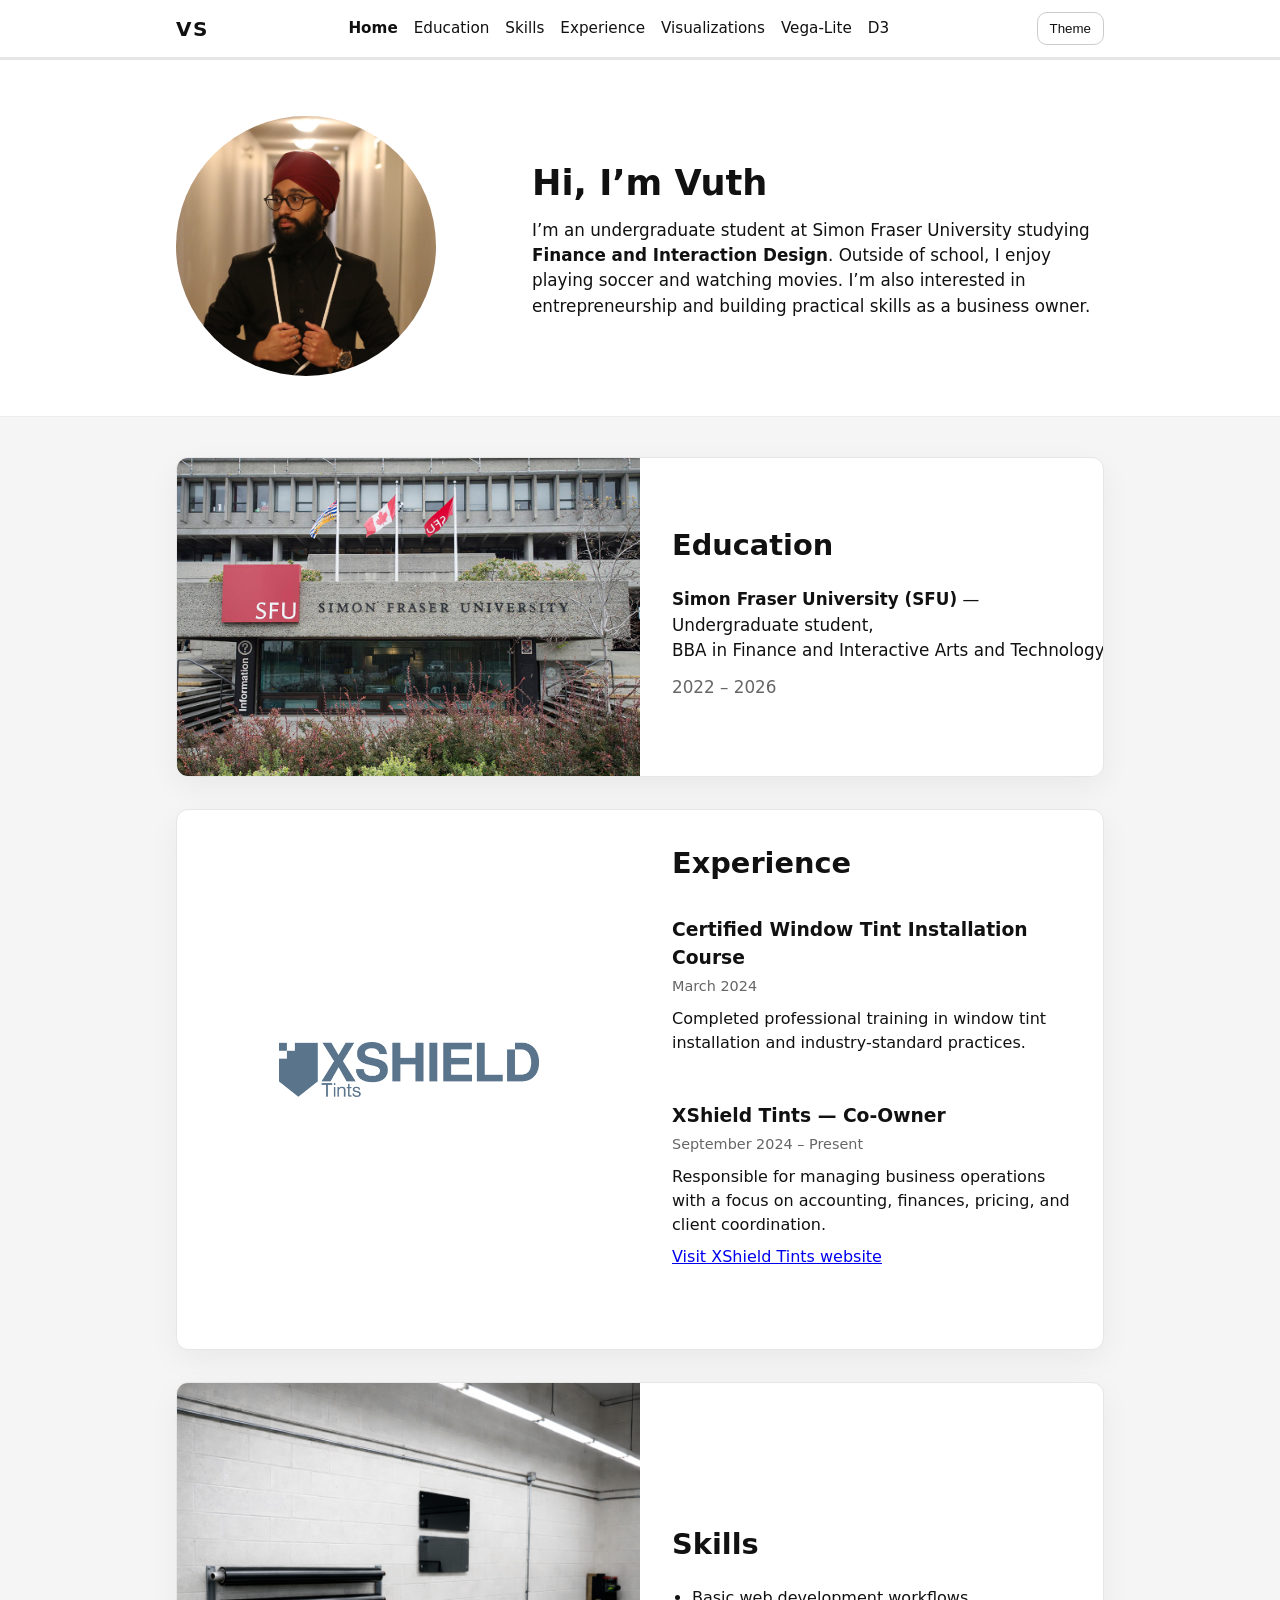
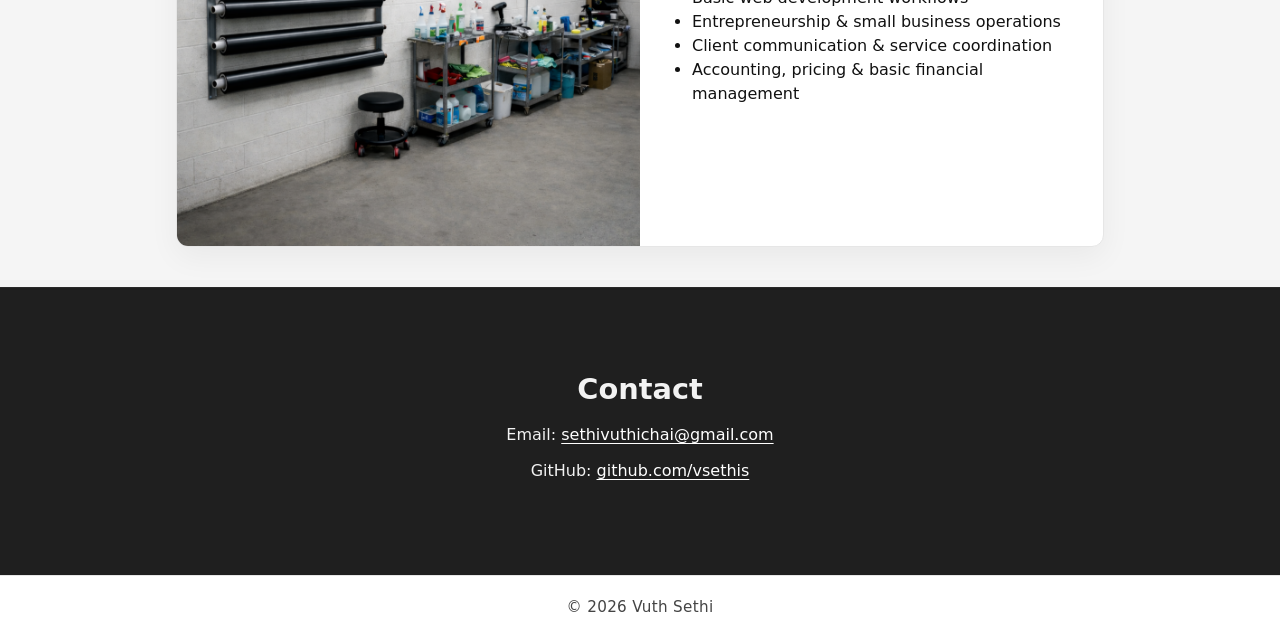
<file: index.html>
<!DOCTYPE html>
<html lang="en">
  <head>
    <meta charset="utf-8" />
    <meta name="viewport" content="width=device-width, initial-scale=1" />
    <title>Vuth Sethi | Personal Website</title>
    <meta
      name="description"
      content="Personal website for Assignment 2 in Intro to Visual Analytics."
    />

    <link rel="stylesheet" href="style.css" />
    <script src="main.js" defer></script>
  </head>

  <body>
    <a href="#main" class="skip-link">Skip to main content</a>

    <!-- Header stays the same -->
    <header class="site-header">
      <div class="container">
        <h1 class="site-logo">VS</h1>

        <nav aria-label="Main navigation" class="site-nav">
          <a href="index.html" aria-current="page">Home</a>
          <a href="#education">Education</a>
          <a href="#skills">Skills</a>
          <a href="#experience">Experience</a>
          <a href="visualizations.html">Visualizations</a>
          <a href="A3.html">Vega-Lite</a>
          <a href="d3.html">D3</a>
        </nav>

        <button id="theme-toggle" type="button">Theme</button>
      </div>
    </header>

    <main id="main">
      <!-- HERO (white section) -->
      <section class="band band-hero">
        <div class="container">
          <div class="row row-hero">
            <div class="media">
              <img
                class="avatar"
                src="Images/portrait.JPG"
                alt="Self-portrait"
              />
            </div>

            <div class="content">
              <h2 class="hero-name">Hi, I’m Vuth</h2>
              <p class="hero-intro">
                I’m an undergraduate student at Simon Fraser University studying
                <strong>Finance and Interaction Design</strong>. Outside of school, I enjoy
                playing soccer and watching movies. I’m also interested in entrepreneurship
                and building practical skills as a business owner.
              </p>
            </div>
          </div>
        </div>
      </section>

      <!-- One light-grey band for Education + Experience + Skills -->
      <section class="band band-light" aria-label="Education, experience, and skills">
        <div class="container">
          <div class="split-card-stack">

      <!-- Education card -->
      <section id="education" class="split-card" aria-labelledby="education-title">
        <div class="split-media">
          <img
            class="panel-img"
            src="Images/education.jpg"
            alt="Simon Fraser University campus"
          />
        </div>

        <div class="split-body">
          <h2 id="education-title">Education</h2>
          <p>
            <strong>Simon Fraser University (SFU)</strong> — Undergraduate student,
            BBA&nbsp;in&nbsp;Finance&nbsp;and&nbsp;Interactive&nbsp;Arts&nbsp;and&nbsp;Technology
          </p>
          <p class="date">2022 – 2026</p>
        </div>
      </section>

      <!-- Experience card -->
      <section id="experience" class="split-card" aria-labelledby="experience-title">
        <div class="split-media">
          <img
            class="panel-img logo-fit"
            src="Images/experience.png"
            alt="XShield Tints Logo"
          />
        </div>

        <div class="split-body">
          <h2 id="experience-title">Experience</h2>

          <div class="entry">
            <h3>Certified Window Tint Installation Course</h3>
            <p class="date">March 2024</p>
            <p class="description">
              Completed professional training in window tint installation and
              industry-standard practices.
            </p>
          </div>

          <div class="entry">
            <h3>XShield Tints — Co-Owner</h3>
            <p class="date">September 2024 – Present</p>
            <p class="description">
              Responsible for managing business operations with a focus on accounting,
              finances, pricing, and client coordination.
            </p>
            <p>
              <a href="https://xshieldtints.ca" target="_blank" rel="noopener">
              Visit XShield Tints website
              </a>
            </p>
          </div>
        </div>
      </section>

      <!-- Skills card -->
      <section id="skills" class="split-card" aria-labelledby="skills-title">
        <div class="split-media">
          <img
            class="panel-img"
            src="Images/skills.jpg"
            alt="Tint workshop"
          />
        </div>

        <div class="split-body">
          <h2 id="skills-title">Skills</h2>
          <ul class="chip-list">
            <li>Basic web development workflows</li>
            <li>Entrepreneurship &amp; small business operations</li>
            <li>Client communication &amp; service coordination</li>
            <li>Accounting, pricing &amp; basic financial management</li>
          </ul>
        </div>
      </section>

          </div>
        </div>
      </section>



      <!-- CONTACT (dark band) -->
      <section id="contact" class="band band-dark" aria-labelledby="contact-title">
        <div class="container">
          <div class="contact-block">
            <h2 id="contact-title">Contact</h2>

            <p class="contact-line">
              Email:
              <a href="mailto:sethivuthichai@gmail.com">sethivuthichai@gmail.com</a>
            </p>

            <p class="contact-line">
              GitHub:
              <a href="https://github.com/vsethis" target="_blank" rel="noopener">
                github.com/vsethis
              </a>
            </p>
          </div>
        </div>
      </section>
    </main>

    <!-- Keep back-to-top + footer -->
    <button id="back-to-top" type="button" aria-label="Back to top">↑ Top</button>

    <footer class="site-footer">
      <div class="container">
        <p>© 2026 Vuth Sethi</p>
      </div>
    </footer>
  </body>
</html>
</file>
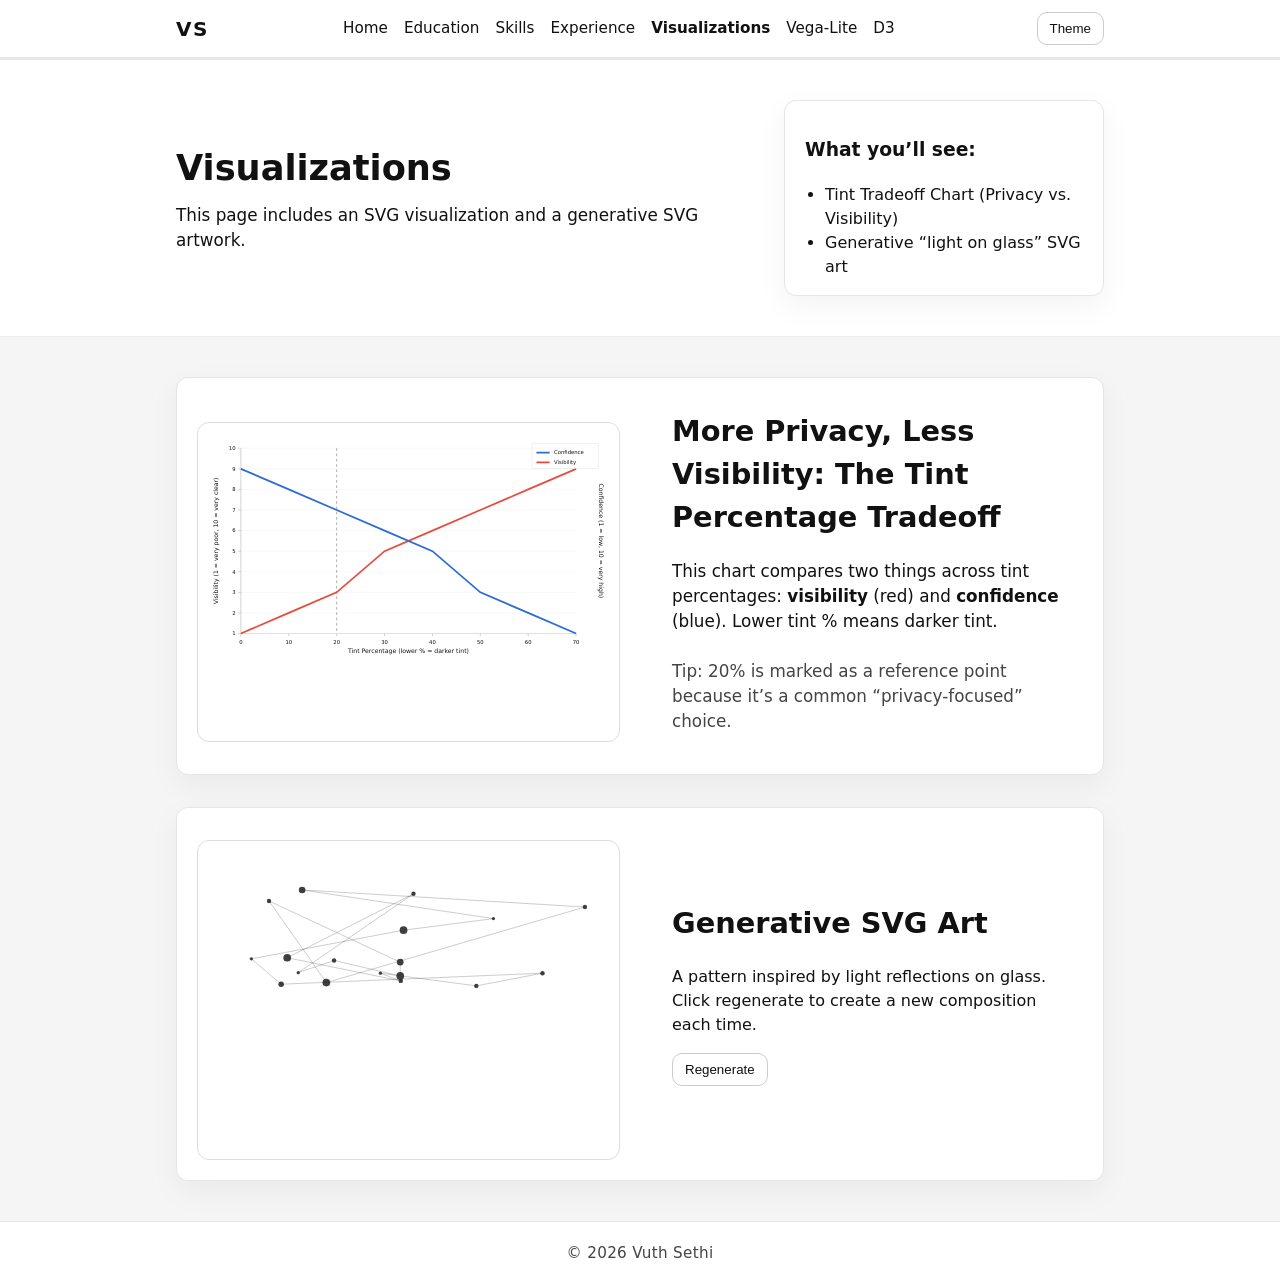
<file: visualizations.html>
<!DOCTYPE html>
<html lang="en">
  <head>
    <meta charset="UTF-8" />
    <meta name="viewport" content="width=device-width, initial-scale=1.0" />
    <title>Visualizations | Vuth Sethi</title>

    <link rel="stylesheet" href="style.css" />
    <script src="main.js" defer></script>
  </head>

  <body>
    <a href="#main" class="skip-link">Skip to main content</a>

    <!-- Header stays consistent -->
    <header class="site-header">
      <div class="container">
        <h1 class="site-logo">VS</h1>

        <nav aria-label="Main navigation" class="site-nav">
          <a href="index.html">Home</a>
          <a href="index.html#education">Education</a>
          <a href="index.html#skills">Skills</a>
          <a href="index.html#experience">Experience</a>
          <a href="visualizations.html" aria-current="page">Visualizations</a>
          <a href="A3.html">Vega-Lite</a>
          <a href="d3.html">D3</a>
        </nav>

        <button id="theme-toggle" type="button">Theme</button>
      </div>
    </header>

    <main id="main">
      <!-- HERO band (white) -->
      <section class="band band-hero">
        <div class="container">
          <div class="row row-hero">
            <div class="content">
              <h2 class="hero-name">Visualizations</h2>
              <p class="hero-intro">
                This page includes an SVG visualization and a generative SVG artwork.
              </p>
            </div>

            <div class="media">
              <!-- simple “legend” box (no extra JS needed) -->
              <div class="viz-note">
                <h3>What you’ll see:</h3>
                <ul>
                  <li>Tint Tradeoff Chart (Privacy vs. Visibility)</li>
                  <li>Generative “light on glass” SVG art</li>
                </ul>
              </div>
            </div>
          </div>
        </div>
      </section>

      <!-- LIGHT band containing both white cards -->
      <section class="band band-light" aria-label="Visualization cards">
        <div class="container">
          <div class="split-card-stack">

            <!-- Card 1: Tint Tradeoff Chart -->
            <section class="split-card" aria-labelledby="viz1-title">
            
              <!-- LEFT: SVG output area -->
              <div class="split-media viz-stage">
                <div class="viz-frame">
                <svg id="tintChart" viewBox="0 0 900 520" role="img"
                aria-label="Tint tradeoff chart"
                preserveAspectRatio="xMidYMid meet"
                ></svg>
                
                </div>
              </div>

            <!-- RIGHT: explanation -->
            <div class="split-body">
              <h2 id="viz1-title">More Privacy, Less Visibility: The Tint Percentage Tradeoff</h2>
              <p>
              This chart compares two things across tint percentages:
              <strong>visibility</strong> (red) and <strong>confidence</strong> (blue).
              Lower tint % means darker tint.
              </p>
            
              <p class="viz-caption">
              Tip: 20% is marked as a reference point because it’s a common “privacy-focused” choice.
              </p>
            </div>
            </section>

            <!-- Card 2: Generative SVG Art -->
            <section class="split-card" aria-labelledby="viz2-title">
              <!-- LEFT: SVG output area -->
              <div class="split-media viz-stage">
                <div id="viz-art" class="viz-frame"></div>
              </div>

              <!-- RIGHT: text + action -->
              <div class="split-body">
                <h2 id="viz2-title">Generative SVG Art</h2>
                <p>
                  A pattern inspired by light reflections on glass.
                  Click regenerate to create a new composition each time.
                </p>

                <div class="viz-actions">
                  <button id="regen-art" type="button">Regenerate</button>
                </div>

              </div>
            </section>

          </div>
        </div>
      </section>

    </main>

    <button id="back-to-top" type="button" aria-label="Back to top">↑ Top</button>

    <script src="vis.js"></script>

    <footer class="site-footer">
      <div class="container">
        <p>© 2026 Vuth Sethi</p>
      </div>
    </footer>
  </body>
</html>
</file>
<file: style.css>
/* style.css */

* {
  box-sizing: border-box;
}

:root {
  --bg: #ffffff;
  --text: #111111;
  --muted: #444444;
  --border: #e6e6e6;
  --card: #ffffff;
  --btn-border: #cccccc;
}

body.dark {
  --bg: #0f1115;
  --text: #f2f2f2;
  --muted: #c9c9c9;
  --border: #2a2f3a;
  --card: #151925;
  --btn-border: #394055;
}

html,
body {
  margin: 0;
  padding: 0;
  font-family: system-ui, -apple-system, "Segoe UI", Roboto, Arial, sans-serif;
  line-height: 1.5;
  color: var(--text);
  background: var(--bg);
}

.container {
  max-width: 960px;
  margin: 0 auto;
  padding: 0 1rem;
}

/* Skip link: visible only when focused */
.skip-link {
  position: absolute;
  left: -999px;
  top: 0;
  padding: 0.5rem 0.75rem;
  background: #111;
  color: #fff;
  text-decoration: none;
}
.skip-link:focus {
  left: 1rem;
  top: 1rem;
}

/* Header */
.site-header {
  border-bottom: 3px solid var(--border);
  padding: 0.75rem 0;
}

.site-header .container {
  display: flex;
  align-items: center;
  justify-content: space-between;
  gap: 1rem;
}

.site-logo {
  margin: 0;
  font-size: 1.25rem;
  letter-spacing: 0.08em;
  font-weight: 700;
}

/* Navigation */
.site-nav {
  display: flex;
  gap: 1rem;
  flex-wrap: wrap;
}

.site-nav a {
  text-decoration: none;
  color: var(--text);
  font-size: 0.95rem;
}

.site-nav a[aria-current="page"] {
  font-weight: 600;
}

/* Main content */
main {
  padding: 0;
}

section:first-of-type p {
  font-size: 1.05rem;
}

h2 {
  margin: 0 0 0.25rem;
  font-size: 1.8rem;
}

p {
  margin: 0.5rem 0;
  max-width: 70ch;
}

/* Image */
img {
  display: block;
  max-width: 100%;
  height: auto;
  margin-top: 1rem;
  border-radius: 12px;
}

/* Lists */
ul {
  margin: 0.5rem 0 0;
  padding-left: 1.25rem;
}

/* Footer */
.site-footer {
  border-top: 1px solid var(--border);
  padding: 1.25rem 0;
  color: var(--muted);
  text-align: center;
  font-size: 0.95rem;
  background: var(--bg);
}

/* Section spacing*/
#experience h3 {
  margin-bottom: 0.25rem;
}

#experience .description {
  margin-top: 0;
  line-height: 1.5;
}

#experience div {
  margin-bottom: 1.25rem;
}

.date {
  font-size: 0.9rem;
  color: #666;
  margin-top: 0.25rem;
  margin-bottom: 0.6rem;
}

.viz-frame {
  border: 1px solid #ddd;
  border-radius: 12px;
  padding: 0.75rem;
  margin-top: 0.75rem;
  background: #fff;
}

.tint-controls {
  display: flex;
  gap: 0.5rem;
  flex-wrap: wrap;
  margin-top: 0.5rem;
}

.tint-btn,
#regen-art {
  padding: 0.5rem 0.75rem;
  border: 1px solid #ccc;
  background: #fff;
  border-radius: 10px;
  cursor: pointer;
}

.tint-status {
  margin-top: 0.75rem;
  color: #444;
  font-size: 0.95rem;
}

/* Active section highlight (scroll-based) */
.site-nav a.active-section {
  font-weight: 600;
}

/* Reveal on scroll */
section,
aside {
  margin: 0;
  opacity: 0;
  transform: translateY(22px);
  transition: opacity 450ms ease, transform 450ms ease;
}

section.is-visible {
  opacity: 1;
  transform: translateY(0);
}


/* Back-to-top button */
#back-to-top {
  position: fixed;
  right: 1rem;
  bottom: 1rem;
  padding: 0.6rem 0.8rem;
  border: 1px solid #ccc;
  background: #fff;
  border-radius: 999px;
  cursor: pointer;
  box-shadow: 0 6px 18px rgba(0, 0, 0, 0.08);

  opacity: 0;
  pointer-events: none;
  transition: opacity 200ms ease;
}

#back-to-top.show {
  opacity: 1;
  pointer-events: auto;
}

/* Respect reduced motion preferences */
@media (prefers-reduced-motion: reduce) {
  section {
    transition: none;
    transform: none;
  }
}

.tint-btn,
#regen-art,
#back-to-top,
#theme-toggle {
  padding: 0.5rem 0.75rem;
  border: 1px solid var(--btn-border);
  background: var(--card);
  color: var(--text);
  border-radius: 10px;
  cursor: pointer;
}

.viz-frame {
  border: 1px solid #ddd;
  border-radius: 12px;
  padding: 0.75rem;
  margin-top: 0.75rem;
  background: var(--card);
}

/* Theme toggle button spacing */
#theme-toggle {
  margin-left: 0.5rem;
}


/* ===== New layout: bands + image/text rows ===== */

.band {
  padding: 2.5rem 0;
}

.band-hero {
  padding-top: 2.5rem;
  padding-bottom: 2.5rem;
}

.band-light {
  background: #f5f5f5;
  border-top: 1px solid #ececec;
  margin: 0;
}

.band-dark {
  background: #1f1f1f;
  color: #f2f2f2;
  border-top: 1px solid #2a2a2a;
  padding: 4rem 0; 
  margin: 0;
}

/* Two-column row */
.row {
  display: flex;
  gap: 2.25rem;
  align-items: center;
}

.row-hero {
  align-items: center;
}

.media {
  flex: 0 0 320px;
}

.content {
  flex: 1;
}

/* Hero typography */
.hero-name {
  font-size: 2.2rem;
  margin: 0 0 0.5rem;
}

.hero-intro {
  margin: 0;
  max-width: 65ch;
  font-size: 1.05rem;
}

/* Avatar (circle image) */
.avatar {
  width: 260px;
  height: 260px;
  border-radius: 999px;
  object-fit: cover;
  display: block;
}

/* Panel images (section images) */
.panel-img {
  width: 100%;
  height: auto;
  border-radius: 16px;
  display: block;
}

.logo-fit {
  object-fit: contain;
  width: 100%;
  max-width: 260px;
  max-height: 140px;  
}

/* Make section headings consistent */
.band h2 {
  margin-top: 0;
}

/* Skill list: keep your chip-list look but readable */
.chip-list {
  margin: 0.5rem 0 0;
  padding-left: 1.25rem;
}

/* Contact styling on dark section */
.band-dark a {
  color: #ffffff;
  text-decoration: underline;
  text-underline-offset: 0.2rem;
}

.contact-block {
  max-width: 70ch;
}

.contact-line {
  margin: 0.5rem 0;
}

/* Responsive: stack on small screens */
@media (max-width: 820px) {
  .row {
    flex-direction: column;
    align-items: flex-start;
  }

  .media {
    flex: none;
    width: 100%;
  }

  .avatar {
    width: 180px;
    height: 180px;
  }
}

/* ===== Split-card layout inside one light band ===== */

.split-card-stack {
  display: grid;
  gap: 2rem;
}


/* White card that sits on the grey band */
.split-card {
  background: var(--card);
  color: var(--text);
  border: 1px solid var(--border);
  border-radius: 12px;              
  overflow: hidden;                 
  display: grid;
  grid-template-columns: 1fr 1fr;   
  min-height: 320px;               
  box-shadow: 0 10px 30px rgba(0, 0, 0, 0.05);
}

/* Left side (image area) */
.split-media {
  display: flex;
  align-items: center;     
  justify-content: center;
}

.split-media .panel-img {
  width: 100%;
  height: 100%;
  object-fit: cover;               
  border-radius: 0;                
  margin: 0;                       
}

.split-media .panel-img.logo-fit {
  width: auto;
  height: auto;
  max-width: 260px;
  max-height: 140px;
  object-fit: contain;
}

/* Right side (text area) */
.split-body {
  padding: 2rem;
  display: flex;
  flex-direction: column;
  justify-content: center;         
}

.split-body h2 {
  margin: 0 0 0.75rem;
}

/* Responsive: stack image above text */
@media (max-width: 820px) {
  .split-card {
    grid-template-columns: 1fr;
  }
}

/* ===== Contact band alignment + polish ===== */

.band-dark .container {
  display: flex;
  justify-content: center;
}

.band-dark .contact-block {
  text-align: center;
}

.band-dark {
  padding: 5rem 0; 
}

.band-dark .contact-line {
  margin: 0.75rem 0;
}

.site-footer .container {
  display: flex;
  justify-content: center;
}

.site-footer p {
  margin: 0;
  letter-spacing: 0.02em;
}

/* ===== Visualizations page polish ===== */

.viz-stage {
  padding: 1.25rem;
  display: flex;
  align-items: center;
  justify-content: center;
}

.viz-stage .viz-frame {
  width: 100%;
  min-height: 320px; /* keeps both cards visually consistent */
}

.viz-caption {
  margin-top: 1rem;
  color: var(--muted);
  font-size: 0.95rem;
}

.viz-note {
  border: 1px solid var(--border);
  background: var(--card);
  border-radius: 12px;
  padding: 1rem 1.25rem;
  box-shadow: 0 10px 30px rgba(0, 0, 0, 0.05);
}

.viz-note ul {
  margin: 0.5rem 0 0;
}

.viz-actions {
  margin-top: 0.5rem;
}

.viz-frame svg {
  width: 100%;
  height: auto;
  display: block;
}

/* Allow grid children to shrink properly */
.split-media,
.split-body {
  min-width: 0;
}

/* Ensure the SVG never overflows its column */
#tintChart {
  width: 100%;
  height: auto;
  max-width: 100%;
  display: block;
}

/* Prevent the frame itself from causing overflow */
.viz-frame {
  overflow: hidden;
}

/* A3 Vega containers */

.viz-frame > div {
  width: 100%;
}

#vis1, #vis2, #vis3, #vis4, #vis5, #vis6, #vis7, #vis8 {
  width: 100%;
  min-height: 420px;
}

/* A3 only: make charts less squished */
.page-a3 .container {
  max-width: 1280px;
}

.page-a3 .split-card {
  grid-template-columns: 1.4fr 0.6fr;
}

.page-a3 .viz-stage {
  padding: 0.75rem;
}
</file>
